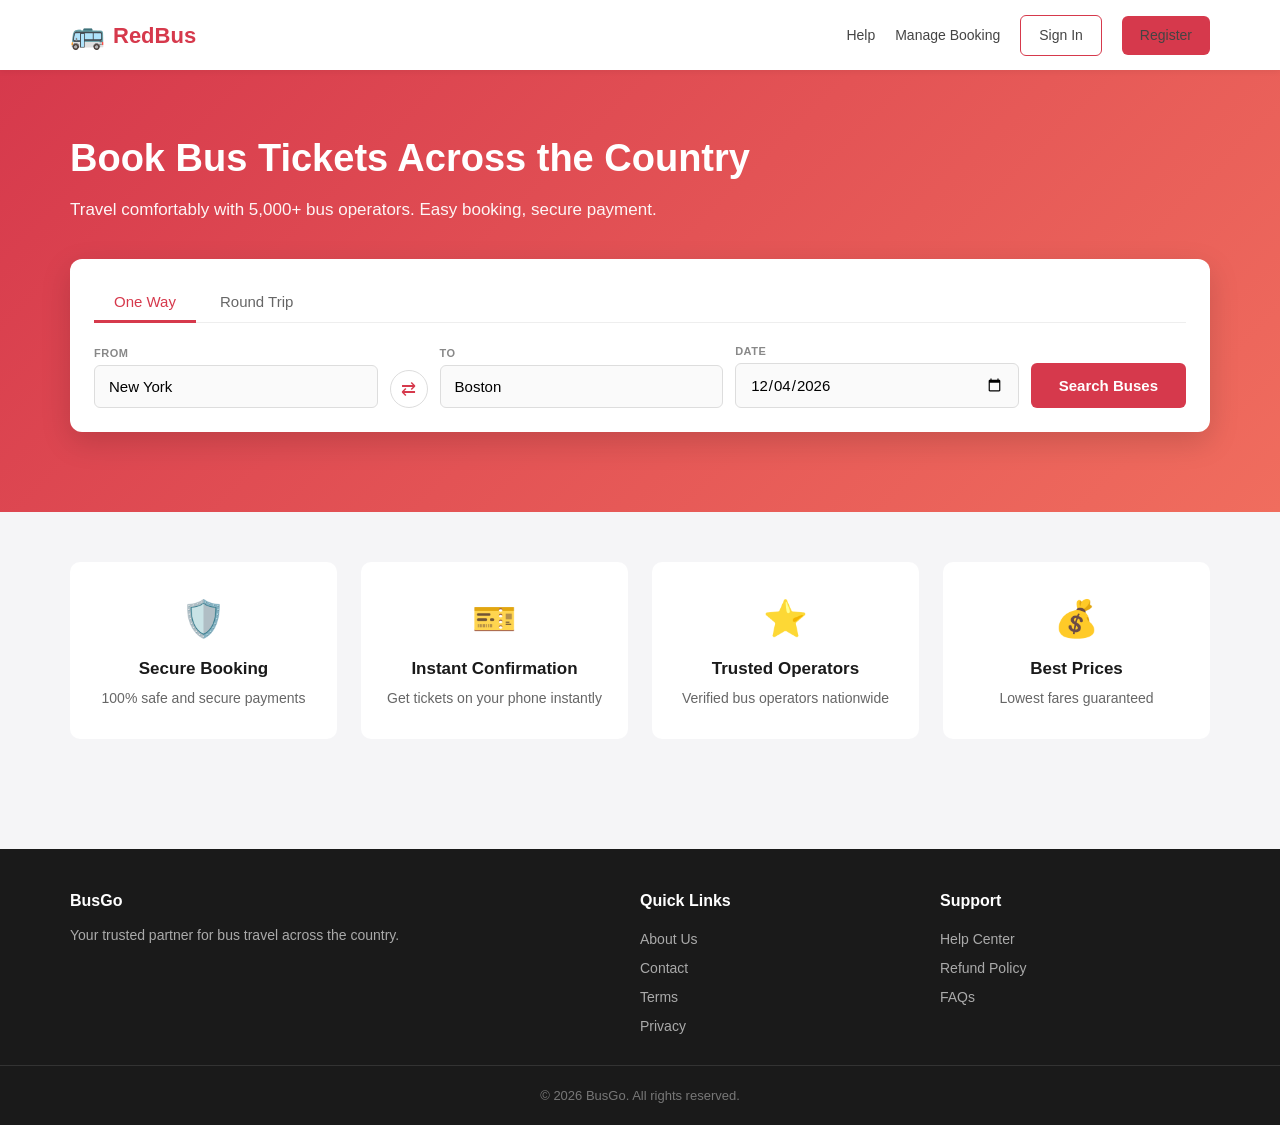
<file: index.html>
<!DOCTYPE html>
<html lang="en">
<head>
<meta charset="UTF-8" />
<meta name="viewport" content="width=device-width, initial-scale=1.0" />
<title>BusGo - Book Bus Tickets Online</title>
<link rel="stylesheet" href="styles.css" />
</head>
<body>

<header class="header">
  <div class="container header-inner">
    <a href="#" class="logo">
      <span class="logo-icon">🚌</span>
      <span class="logo-text">RedBus</span>
    </a>
    <nav class="nav">
      <a href="#">Help</a>
      <a href="#">Manage Booking</a>
      <a href="#" class="btn btn-outline">Sign In</a>
      <a href="#" class="btn btn-primary">Register</a>
    </nav>
  </div>
</header>

<section class="hero">
  <div class="container">
    <h1>Book Bus Tickets Across the Country</h1>
    <p class="subtitle">Travel comfortably with 5,000+ bus operators. Easy booking, secure payment.</p>

    <div class="search-card">
      <div class="tabs">
        <button class="tab active" data-tab="oneway">One Way</button>
        <button class="tab" data-tab="round">Round Trip</button>
      </div>

      <form class="search-form" id="searchForm">
        <div class="form-row">
          <div class="form-field">
            <label>FROM</label>
            <input type="text" id="fromCity" placeholder="Departure city" value="New York" required />
          </div>
          <button type="button" class="swap-btn" title="Swap cities">⇄</button>
          <div class="form-field">
            <label>TO</label>
            <input type="text" id="toCity" placeholder="Destination city" value="Boston" required />
          </div>
          <div class="form-field">
            <label>DATE</label>
            <input type="date" id="travelDate" required />
          </div>
          <button type="submit" class="btn btn-primary btn-search">Search Buses</button>
        </div>
      </form>
    </div>
  </div>
</section>

<section class="features container">
  <div class="feature">
    <div class="feature-icon">🛡️</div>
    <h3>Secure Booking</h3>
    <p>100% safe and secure payments</p>
  </div>
  <div class="feature">
    <div class="feature-icon">🎫</div>
    <h3>Instant Confirmation</h3>
    <p>Get tickets on your phone instantly</p>
  </div>
  <div class="feature">
    <div class="feature-icon">⭐</div>
    <h3>Trusted Operators</h3>
    <p>Verified bus operators nationwide</p>
  </div>
  <div class="feature">
    <div class="feature-icon">💰</div>
    <h3>Best Prices</h3>
    <p>Lowest fares guaranteed</p>
  </div>
</section>

<section class="results container" id="resultsSection" style="display:none;">
  <h2>Available Buses</h2>
  <div class="results-filters">
    <span class="filter-chip active">All</span>
    <span class="filter-chip">AC</span>
    <span class="filter-chip">Non-AC</span>
    <span class="filter-chip">Sleeper</span>
    <span class="filter-chip">Seater</span>
  </div>
  <div id="busList" class="bus-list"></div>
</section>

<!-- Booking Modal -->
<div class="modal" id="bookingModal">
  <div class="modal-content">
    <span class="close-btn" id="closeModal">&times;</span>
    <h2>Complete Your Booking</h2>
    <div class="booking-summary" id="bookingSummary"></div>
    <form class="booking-form" id="bookingForm">
      <div class="form-row">
        <div class="form-field">
          <label>Passenger Name</label>
          <input type="text" required placeholder="John Doe" />
        </div>
        <div class="form-field">
          <label>Email</label>
          <input type="email" required placeholder="you@example.com" />
        </div>
      </div>
      <div class="form-row">
        <div class="form-field">
          <label>Phone</label>
          <input type="tel" required placeholder="+1 234 567 8900" />
        </div>
        <div class="form-field">
          <label>Number of Seats</label>
          <input type="number" min="1" max="6" value="1" id="seatsInput" required />
        </div>
      </div>
      <div class="price-display" id="priceDisplay"></div>
      <button type="submit" class="btn btn-primary btn-block">Confirm Booking</button>
    </form>
  </div>
</div>

<!-- Confirmation Modal -->
<div class="modal" id="confirmModal">
  <div class="modal-content small">
    <div class="success-icon">✓</div>
    <h2>Booking Confirmed!</h2>
    <p id="confirmText"></p>
    <button class="btn btn-primary" id="closeConfirm">Done</button>
  </div>
</div>

<footer class="footer">
  <div class="container footer-inner">
    <div>
      <h4>BusGo</h4>
      <p>Your trusted partner for bus travel across the country.</p>
    </div>
    <div>
      <h4>Quick Links</h4>
      <a href="#">About Us</a>
      <a href="#">Contact</a>
      <a href="#">Terms</a>
      <a href="#">Privacy</a>
    </div>
    <div>
      <h4>Support</h4>
      <a href="#">Help Center</a>
      <a href="#">Refund Policy</a>
      <a href="#">FAQs</a>
    </div>
  </div>
  <div class="footer-bottom">© 2026 BusGo. All rights reserved.</div>
</footer>

<script src="app.js"></script>
</body>
</html>
</file>
<file: styles.css>
* { box-sizing: border-box; margin: 0; padding: 0; }

body {
  font-family: -apple-system, BlinkMacSystemFont, "Segoe UI", Roboto, sans-serif;
  color: #1a1a1a;
  background: #f5f5f7;
  line-height: 1.5;
}

a { text-decoration: none; color: inherit; }
button { font-family: inherit; cursor: pointer; border: none; }
input { font-family: inherit; }

.container { max-width: 1180px; margin: 0 auto; padding: 0 20px; }

/* ===== Header ===== */
.header {
  background: #fff;
  box-shadow: 0 2px 6px rgba(0,0,0,0.05);
  position: sticky; top: 0; z-index: 50;
}
.header-inner {
  display: flex; align-items: center; justify-content: space-between;
  height: 70px;
}
.logo {
  display: flex; align-items: center; gap: 8px;
  font-size: 22px; font-weight: 700; color: #d6394c;
}
.logo-icon { font-size: 28px; }
.nav { display: flex; align-items: center; gap: 20px; }
.nav a { color: #444; font-size: 14px; font-weight: 500; }
.nav a:hover { color: #d6394c; }

/* ===== Buttons ===== */
.btn {
  display: inline-block; padding: 9px 18px;
  border-radius: 6px; font-size: 14px; font-weight: 600;
  transition: all 0.2s;
}
.btn-primary { background: #d6394c; color: #fff; }
.btn-primary:hover { background: #b62a3c; }
.btn-outline { border: 1px solid #d6394c; color: #d6394c; }
.btn-outline:hover { background: #fff5f6; }
.btn-search { padding: 14px 28px; font-size: 15px; }
.btn-block { width: 100%; padding: 14px; font-size: 16px; }

/* ===== Hero ===== */
.hero {
  background: linear-gradient(135deg, #d6394c 0%, #f06d5e 100%);
  color: #fff; padding: 60px 0 80px;
}
.hero h1 { font-size: 38px; margin-bottom: 10px; }
.subtitle { font-size: 17px; opacity: 0.95; margin-bottom: 36px; }

.search-card {
  background: #fff; color: #1a1a1a;
  border-radius: 12px; padding: 24px;
  box-shadow: 0 10px 30px rgba(0,0,0,0.15);
}
.tabs { display: flex; gap: 4px; margin-bottom: 20px; border-bottom: 1px solid #eee; }
.tab {
  background: none; padding: 10px 20px;
  font-size: 15px; font-weight: 500; color: #666;
  border-bottom: 3px solid transparent;
  margin-bottom: -1px;
}
.tab.active { color: #d6394c; border-bottom-color: #d6394c; }

.search-form .form-row {
  display: grid; grid-template-columns: 1fr auto 1fr 1fr auto;
  gap: 12px; align-items: end;
}
.form-field { display: flex; flex-direction: column; }
.form-field label {
  font-size: 11px; color: #888; font-weight: 600;
  letter-spacing: 0.5px; margin-bottom: 4px;
}
.form-field input {
  padding: 12px 14px; border: 1px solid #ddd;
  border-radius: 6px; font-size: 15px;
  background: #fafafa;
}
.form-field input:focus { outline: none; border-color: #d6394c; background: #fff; }
.swap-btn {
  background: #fff; border: 1px solid #ddd;
  width: 38px; height: 38px; border-radius: 50%;
  font-size: 18px; color: #d6394c; align-self: end;
}
.swap-btn:hover { background: #fff5f6; }

/* ===== Features ===== */
.features {
  display: grid; grid-template-columns: repeat(4, 1fr);
  gap: 24px; padding: 50px 20px;
}
.feature {
  text-align: center; background: #fff; padding: 30px 20px;
  border-radius: 10px; transition: transform 0.2s;
}
.feature:hover { transform: translateY(-4px); box-shadow: 0 6px 18px rgba(0,0,0,0.08); }
.feature-icon { font-size: 36px; margin-bottom: 10px; }
.feature h3 { font-size: 17px; margin-bottom: 6px; color: #1a1a1a; }
.feature p { color: #666; font-size: 14px; }

/* ===== Results ===== */
.results { padding: 30px 20px 60px; }
.results h2 { margin-bottom: 16px; }
.results-filters { display: flex; gap: 10px; margin-bottom: 20px; flex-wrap: wrap; }
.filter-chip {
  padding: 7px 16px; border: 1px solid #ddd; border-radius: 20px;
  font-size: 13px; cursor: pointer; background: #fff;
}
.filter-chip.active { background: #d6394c; color: #fff; border-color: #d6394c; }

.bus-list { display: flex; flex-direction: column; gap: 14px; }
.bus-card {
  background: #fff; border-radius: 10px; padding: 20px;
  display: grid; grid-template-columns: 2fr 1fr 1fr 1fr;
  gap: 18px; align-items: center;
  border: 1px solid #ececec; transition: box-shadow 0.2s;
}
.bus-card:hover { box-shadow: 0 4px 14px rgba(0,0,0,0.08); }
.bus-info h4 { font-size: 17px; margin-bottom: 4px; }
.bus-info .bus-type { color: #666; font-size: 13px; }
.bus-info .rating { color: #f5a623; font-size: 13px; margin-top: 4px; }
.bus-times { font-size: 15px; }
.bus-times strong { display: block; font-size: 18px; }
.bus-times .duration { color: #888; font-size: 12px; margin-top: 4px; }
.bus-price { font-size: 22px; font-weight: 700; color: #1a1a1a; }
.bus-price small { display: block; font-size: 12px; color: #888; font-weight: 400; }
.bus-action { text-align: right; }

/* ===== Modal ===== */
.modal {
  display: none; position: fixed; inset: 0;
  background: rgba(0,0,0,0.5); z-index: 100;
  align-items: center; justify-content: center;
  padding: 20px;
}
.modal.open { display: flex; }
.modal-content {
  background: #fff; border-radius: 12px; padding: 30px;
  max-width: 560px; width: 100%;
  position: relative; max-height: 90vh; overflow-y: auto;
}
.modal-content.small { max-width: 400px; text-align: center; }
.modal-content h2 { margin-bottom: 20px; }
.close-btn {
  position: absolute; top: 12px; right: 16px;
  font-size: 28px; cursor: pointer; color: #999;
  background: none;
}
.close-btn:hover { color: #1a1a1a; }

.booking-summary {
  background: #fafafa; border-radius: 8px; padding: 16px;
  margin-bottom: 20px; font-size: 14px;
}
.booking-summary div { display: flex; justify-content: space-between; padding: 4px 0; }
.booking-form .form-row { display: grid; grid-template-columns: 1fr 1fr; gap: 12px; margin-bottom: 12px; }
.price-display {
  background: #fff5f6; color: #d6394c; padding: 14px;
  border-radius: 8px; text-align: center;
  font-size: 20px; font-weight: 700; margin: 14px 0;
}
.success-icon {
  width: 70px; height: 70px; background: #22c55e;
  color: #fff; border-radius: 50%;
  display: flex; align-items: center; justify-content: center;
  font-size: 36px; margin: 0 auto 16px;
}

/* ===== Footer ===== */
.footer { background: #1a1a1a; color: #ccc; padding: 40px 0 20px; margin-top: 60px; }
.footer-inner {
  display: grid; grid-template-columns: 2fr 1fr 1fr;
  gap: 30px; padding-bottom: 24px;
}
.footer h4 { color: #fff; margin-bottom: 12px; }
.footer a { display: block; padding: 4px 0; color: #aaa; font-size: 14px; }
.footer a:hover { color: #fff; }
.footer p { color: #aaa; font-size: 14px; }
.footer-bottom {
  text-align: center; padding-top: 20px;
  border-top: 1px solid #333; color: #777; font-size: 13px;
}

/* ===== Responsive ===== */
@media (max-width: 880px) {
  .hero h1 { font-size: 28px; }
  .search-form .form-row { grid-template-columns: 1fr 1fr; }
  .swap-btn { display: none; }
  .features { grid-template-columns: 1fr 1fr; }
  .bus-card { grid-template-columns: 1fr 1fr; }
  .footer-inner { grid-template-columns: 1fr; }
  .booking-form .form-row { grid-template-columns: 1fr; }
}
</file>
